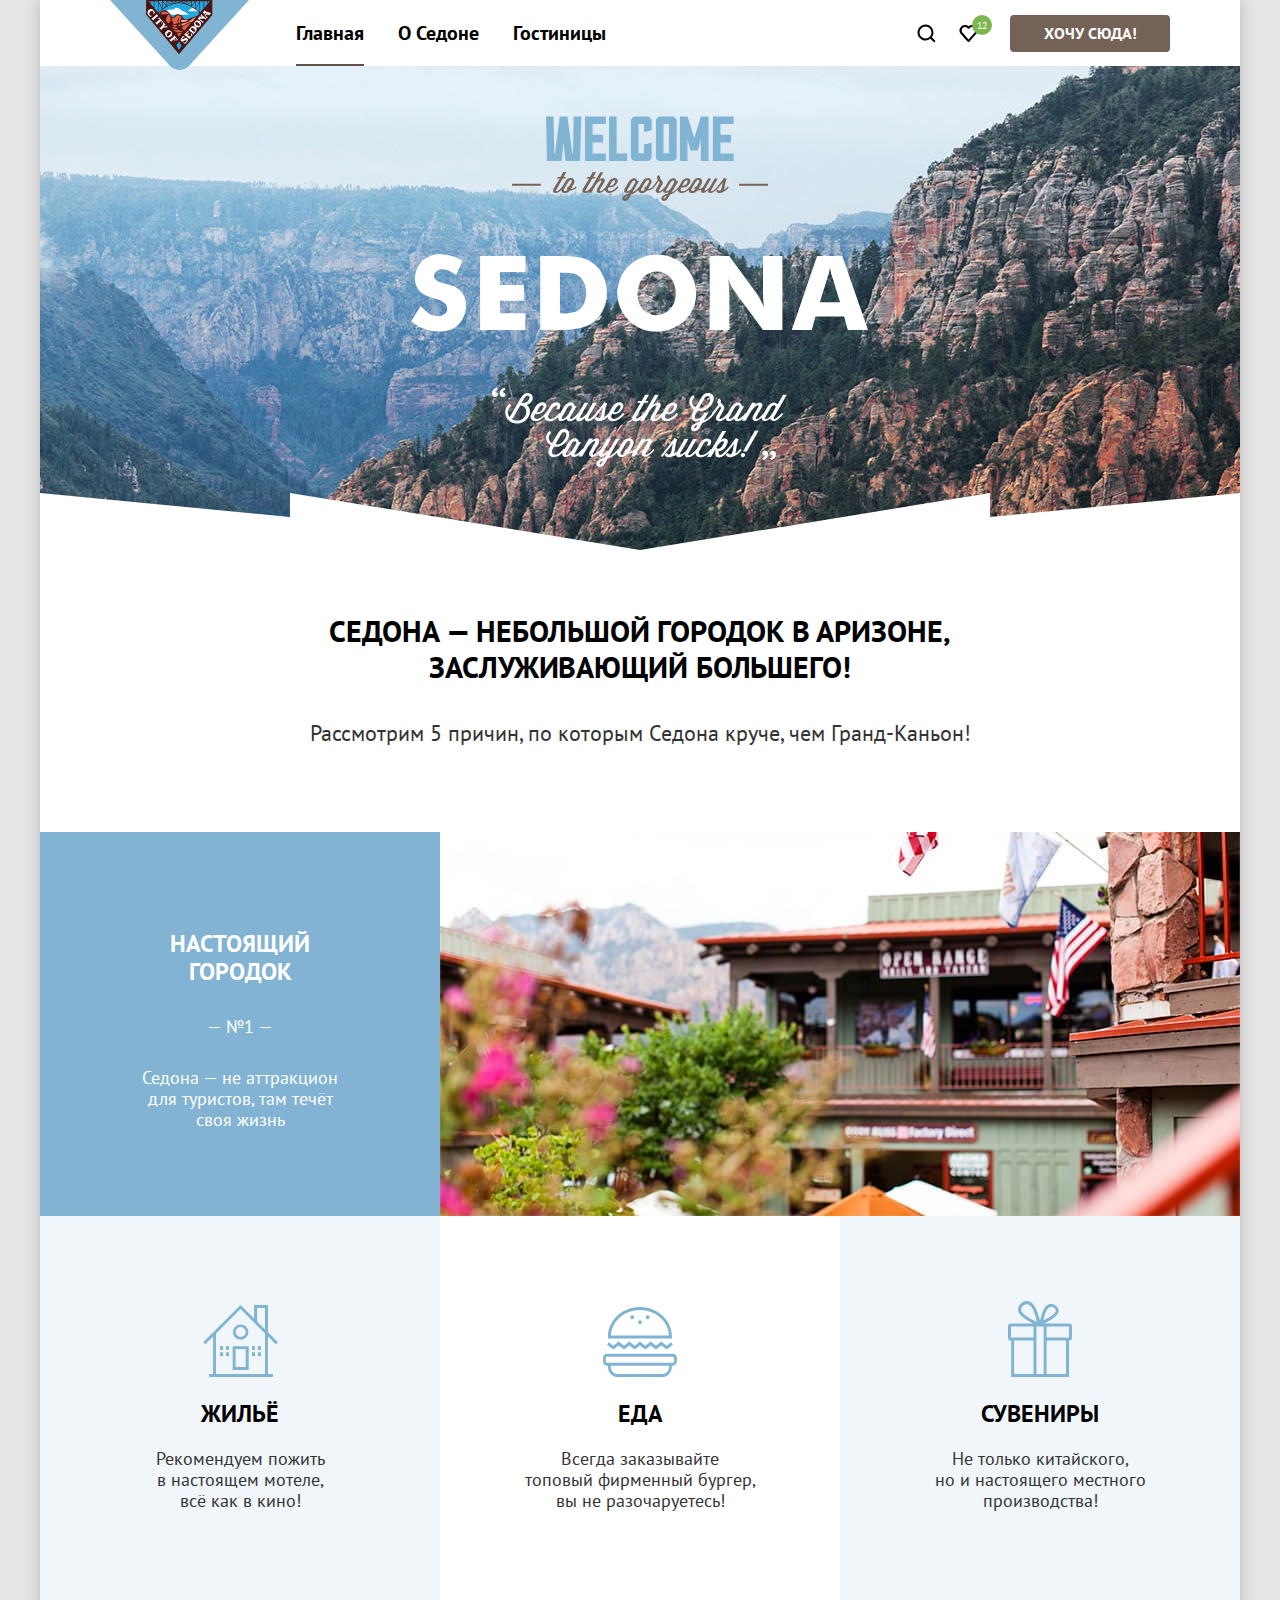
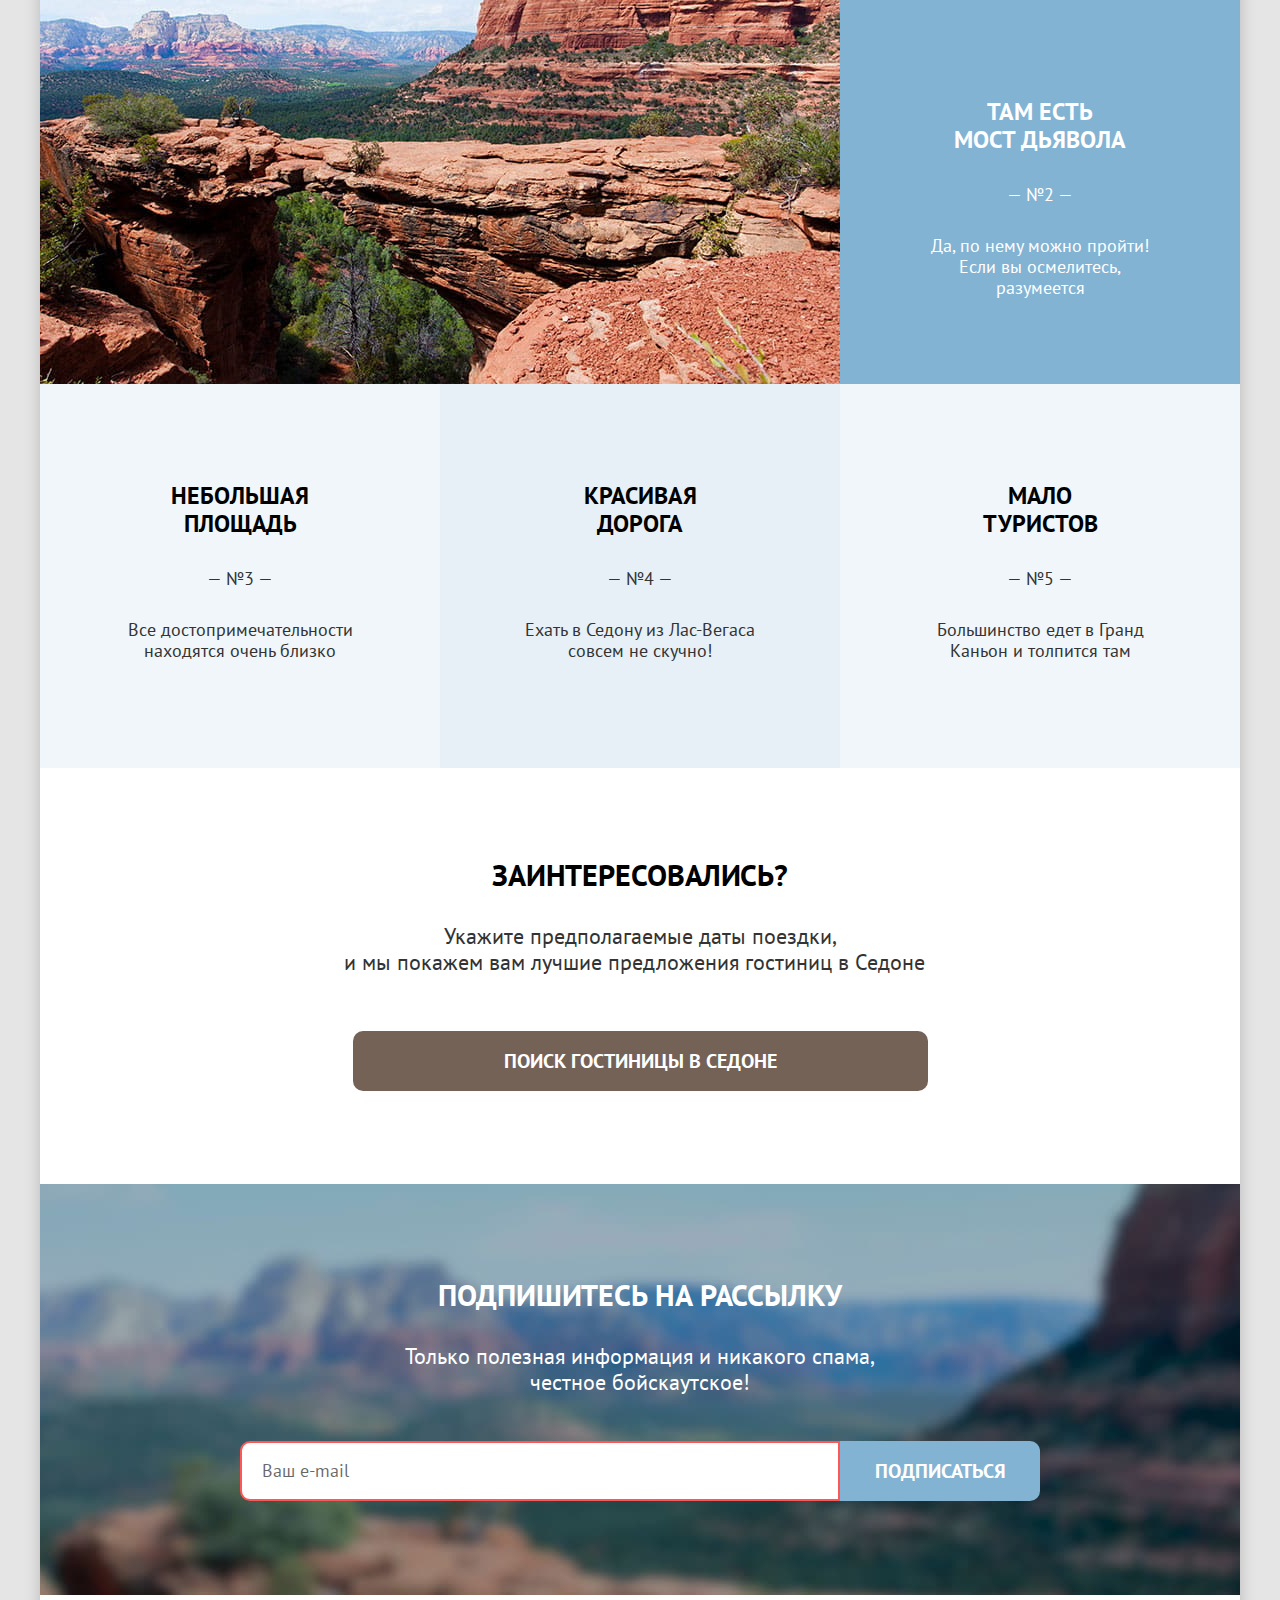
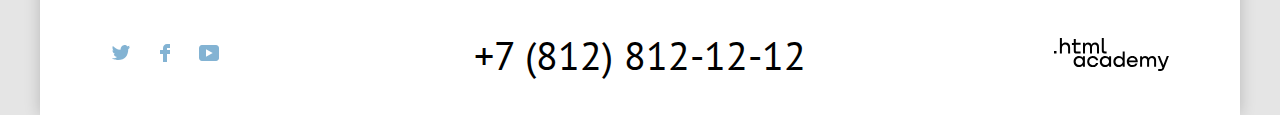
<file: index.html>
<!DOCTYPE html>
<html lang="ru">

<head>
	<meta charset="utf-8">
	<meta name="des" content>
	<title>Sedona</title>

	<link rel="icon" href="favicon.ico">
	<link rel="icon" type="image/png" sizes="32x32" href="img/favicon-32.png">

	<link rel="stylesheet" href="css/style.css">
	<meta name="keywords" content="Sedona, Седона">
	<meta name="description" content="Главная страница проекта">
</head>

<body>
	<div class="body-container">
		<header class="main-header">
			<!-- Шапка сайта -->
			<nav class="navigation">
				<a class="logo">
					<img class="img-logo" src="img/logo.svg" width="139" height="70" alt="Логотип компании">
				</a>

				<ul class="navigation-main-menu">
					<li class="navigation-item">
						<a class="navigation-link navigation-link-current" href="#">Главная</a>
					</li>
					<li class="navigation-item">
						<a class="navigation-link" href="#">О Седоне</a>
					</li>
					<li class="navigation-item">
						<a class="navigation-link" href="catalog.html">Гостиницы</a>
					</li>
				</ul>

				<ul class="navigation-right-menu">
					<li class="navigation-item">
						<a class="navigation-link" href="catalog.html">
							<span class="visually-hidden">Поиск</span>
							<svg aria-hidden="true" focusable="false" width="19" height="19" viewbox="0 0 19 19" fill="none" xmlns="http://www.w3.org/2000/svg">
								<path d="m18.5 17-3.7-3.67c1-1.3 1.7-2.98 1.7-4.87A8 8 0 0 0 8.5.5C4.1.5.5 4.18.5 8.56a8 8 0 0 0 12.9 6.26l3.7 3.68 1.4-1.5Zm-10-2.48a6 6 0 0 1-6-5.96 6 6 0 0 1 12 0 6 6 0 0 1-6 5.96Z"/>
							</svg>
						</a>
					</li>
					<li class="navigation-item">
						<a class="navigation-link" href="#">
							<span class="visually-hidden">Лайк</span>
							<svg aria-hidden="true" focusable="false" width="19" height="17" viewbox="0 0 19 17" fill="none" xmlns="http://www.w3.org/2000/svg">
								<path d="M9.44 17c-.3 0-.6-.1-.8-.4-5.41-6.1-6.72-7.5-7.02-7.9A5.4 5.4 0 0 1 6.03 0c1.3 0 2.51.5 3.51 1.3a5.47 5.47 0 0 1 9.03 4.1c0 1.3-.5 2.5-1.3 3.4l-7.02 7.9c-.2.2-.4.3-.8.3ZM3.43 7.5c.3.4 3.5 4 6.11 6.9l6.22-7c.5-.5.7-1.2.7-2 0-1.8-1.5-3.3-3.3-3.3-1 0-2.01.5-2.71 1.3-.3.3-.6.4-.9.4-.3 0-.6-.2-.8-.4a3.7 3.7 0 0 0-2.72-1.3c-1.8 0-3.3 1.5-3.3 3.3-.1.9.3 1.6.7 2.1-.1 0-.1 0 0 0Z"/>
							</svg>
							<output name="like-count">12</output>
						</a>
					</li>
					<li class="navigation-item">
						<button class="buttom-brown-div" type="button">Хочу сюда!</button>
					</li>
				</ul>
			</nav>
		</header>

		<main class="main-index">
			<!-- Основное содержимое страницы (контент не повторяющийся на разных стр.)-->
			<section class="first-screen1">
				<!-- Первый блок с логотипами (разделен на два блока) -->
				<h1 class="visually-hidden">Sedona</h1>
				<div class="welcome">
					<img src="img/welcome.svg" alt="Welcome to the gargeous" width="458" height="352">
				</div>
				<div class="divider">
					<!-- Второй блок, используется для вставки divider в CSS-->
				</div>
			</section>

			<section class="first-screen2 center">
				<!-- Первая надпись-->
				<h2 class="h2">Седона — небольшой городок в Аризоне,<br> заслуживающий большего!</h2>
				<p class="h2-p">Рассмотрим 5 причин, по которым Седона круче, чем Гранд-Каньон!</p>
			</section>

			<section class="benefits">
				<!-- Преимущества -->
				<h2 class="visually-hidden">Преимущества</h2>
				<ul class="benefits-content">
					<li class="benefits-content-item first-line-first-slot center">
						<h3 class="h3">Настоящий<br>городок</h3>
						<p class="h3-p">— №1 —</p>
						<p class="h3-p">Седона — не аттракцион для туристов, там течёт<br> своя жизнь</p>
					</li>

					<li class="benefits-content-item-duble">
						<img src="img/photo-1.jpg" alt="Фото города" width="800" height="384">
					</li>

					<li class="benefits-content-item two-line-first-slot center">
						<div class="benefits-content-item-img"></div>
						<h3 class="h3">Жильё</h3>
						<p class="h3-p">Рекомендуем пожить в&nbsp;настоящем мотеле,<br>всё как в кино!</p>
					</li>

					<li class="benefits-content-item two-line-two-slot center">
						<div class="benefits-content-item-img"></div>
						<h3 class="h3">Еда</h3>
						<p class="h3-p">Всегда заказывайте<br> топовый фирменный бургер, вы не разочаруетесь!</p>
					</li>

					<li class="benefits-content-item two-line-three-slot center">
						<div class="benefits-content-item-img"></div>
						<h3 class="h3">Сувениры</h3>
						<p class="h3-p">Не только китайского,<br> но и настоящего местного производства!</p>
					</li>

					<li class="benefits-content-item-duble">
						<img src="img/photo-2.jpg" alt="Фото гор" width="800" height="384">
					</li>

					<li class="benefits-content-item three-line-three-slot center">
						<h3 class="h3">Там есть<br>мост дьявола</h3>
						<p class="h3-p">— №2 —</p>
						<p class="h3-p">Да, по нему можно пройти! Если вы осмелитесь, разумеется</p>
					</li>

					<li class="benefits-content-item four-line-first-slot center">
						<h3 class="h3">Небольшая<br>площадь</h3>
						<p class="h3-p">— №3 —</p>
						<p class="h3-p">Все достопримечательности находятся очень близко</p>
					</li>

					<li class="benefits-content-item four-line-two-slot center">
						<h3 class="h3">Красивая<br>дорога</h3>
						<p class="h3-p">— №4 —</p>
						<p class="h3-p">Ехать в Седону из Лас-Вегаса совсем не скучно!</p>
					</li>

					<li class="benefits-content-item four-line-three-slot center">
						<h3 class="h3">Мало<br>туристов</h3>
						<p class="h3-p">— №5 —</p>
						<p class="h3-p"> Большинство едет в Гранд Каньон и толпится там</p>
					</li>
				</ul>
			</section>

			<section class="search center">
				<!-- Поиск гостиницы -->
				<h2 class="h2">Заинтересовались?</h2>
				<p class="h2-p">Укажите предполагаемые даты поездки,<br> и мы покажем вам лучшие предложения гостиниц в Седоне   </p>
				<a class="buttom-brown buttom-brown-div" href="catalog.html">Поиск гостиницы в седоне</a>
			</section>
		</main>

		<section class="subscribe center">
			<!-- Рассылка -->
			<h2 class="h2">Подпишитесь на рассылку</h2>
			<p class="h2-p">Только полезная информация и никакого спама,<br>
				честное бойскаутское!</p>
			<form  class="email" action="https://echo.htmlacademy.ru/" method="post">
				<label class="visually-hidden" for="newsletter-email">Email</label>
				<input class="email-input" type="email" name="newsletter-email" id="newsletter-email" placeholder="Ваш e-mail" required autocomplete="on">
				<button class="blue-button" type="submit">Подписаться</button>
			</form>
		</section>



		<footer class="main-footer">
			<!-- Подвал сайта -->
			<section class="social">
				<h2 class="visually-hidden">Социальные сети</h2>
				<ul class="social-list">
					<li class="social-item">			
						<a class="social-item-link twitter" href="https://twitter.com/htmlacademy-ru">
							<span class="visually-hidden">twitter</span>
							<svg aria-hidden="true" focusable="false" width="18" height="15" viewbox="0 0 18 15" fill="none" xmlns="http://www.w3.org/2000/svg"><path d="M11.6.2c1.8-.5 3.2.3 3.8 1.2.7-.2 1.4-.5 2.1-.7 0 .9-.6 1.5-.9 1.8.7.1 1.4-.6 1.4-.6-.2 1-1.1 1.8-1.7 2C16.1 10.7 13 15.1 5.7 15h-.5c-.4 0-4.4-.5-5.2-1.9 2.4.2 4.1-.4 5-1.2-1-.3-2.9-.4-3.2-2.9.4.1.6.2 1.3.1C1.8 8.3.4 7.5.5 5.3c.3.3 1.1.5 1.4.5C1.1 5.6-.2 2.5.9.9c1.9 1.9 4 3.6 7.6 3.8C8.7 2.3 9.7.8 11.6.2Z"/></svg>
						</a>
					</li>
					<li class="social-item">
						<a class="social-item-link facebook" href="https://www.facebook.com/htmlacademy">
							<span class="visually-hidden">facebook</span>
							<svg aria-hidden="true" focusable="false" width="10" height="18" viewbox="0 0 10 18" fill="none" xmlns="http://www.w3.org/2000/svg">
								<path d="M7 0C4.8 0 3 1.8 3 4V6H0V10H3V18H7V10H10V6H7V4H10V0H7Z"/>
							</svg>
						</a>
					</li>
					<li class="social-item">
						<a class="social-item-link youtube" href="https://www.youtube.com/c/HTMLAcademyRUS">
							<span class="visually-hidden">youtube</span>
							<svg aria-hidden="true" focusable="false" width="20" height="16" viewbox="0 0 20 16" fill="none" xmlns="http://www.w3.org/2000/svg">
								<path d="M17 0H2.9C1.2 0 0 1.5 0 3.2V12.7C0 14.5 1.2 16 2.9 16H17.2C18.7 16 20.1 14.5 20.1 12.8V3.2C19.9 1.5 18.7 0 17 0ZM7 11.8V4.2L13.7 8L7 11.8Z"/>
							</svg>	
						</a>
					</li>
				</ul>
			</section>

			<section class="contacts">
				<h2 class="visually-hidden">Контакты</h2>
				<address class="center">
					<a class="contacts-phone" href="tel:+78128121212">+7 (812) 812-12-12</a>
				</address>
			</section>

			<section class="htmlacademy-logo">
				<h3 class="visually-hidden">Ссылка Html Academy</h3>
				<a class="htmlacademy-logo-link" href="https://htmlacademy.ru/">
					<span class="visually-hidden">Логотип Html Academy</span>
					<svg  aria-hidden="true" focusable="false" width="115" height="34" viewbox="0 0 115 34" fill="none" xmlns="http://www.w3.org/2000/svg">
						<path d="M0 12.9v2.6h2.5v-2.6H0ZM11.6 4.5c-1.6 0-2.8.7-3.6 1.7h-.1V0h-2v15.5h2v-5.3c0-2.1 1.3-3.6 3.3-3.6 1.8 0 2.9 1.4 2.9 3.2v5.7h2V9.4c.1-3-1.8-4.9-4.5-4.9ZM26.6 4.8h-4.8V1.1h-2v3.8h-1.9v2h1.9v6c0 1.7 1 2.7 2.7 2.7h4.1v-2h-3.7c-.7 0-1.1-.4-1.1-1.1V6.8h4.8v-2ZM41.1 4.6c-1.6 0-2.9.8-3.5 2.1h-.1c-.6-1.2-1.8-2.1-3.4-2.1-1.4 0-2.5.8-3.1 1.8h-.1V4.8H29v10.6h2V10c0-2 1-3.5 2.6-3.5 1.5 0 2.4 1 2.4 2.6v6.3h2V9.8c0-2.4 1.4-3.3 2.6-3.3 1.5 0 2.4 1 2.4 2.6v6.3h2V8.9c.1-2.5-1.4-4.3-3.9-4.3ZM47.8 12.7c0 1.7 1 2.7 2.8 2.7h2v-2h-1.7c-.7 0-1.1-.4-1.1-1.1V0h-2v12.7ZM28.9 19.7c-.9-1.1-2.2-1.8-3.9-1.8-3.1 0-5.4 2.3-5.4 5.6s2.3 5.6 5.4 5.6c1.8 0 3-.8 3.8-1.9h.1v1.6h2V18.2h-2v1.5Zm-3.6 7.4c-2.2 0-3.6-1.6-3.6-3.6s1.4-3.6 3.6-3.6 3.6 1.6 3.6 3.6c0 1.9-1.4 3.6-3.6 3.6ZM44.2 22c-.5-2.4-2.6-4.1-5.4-4.1a5.4 5.4 0 0 0-5.6 5.6c0 3.1 2.2 5.6 5.6 5.6 2.8 0 4.9-1.8 5.4-4.2h-2.1a3.4 3.4 0 0 1-3.3 2.3c-2.2 0-3.6-1.6-3.6-3.6s1.4-3.6 3.6-3.6c1.6 0 2.8 1 3.3 2.2h2.1V22ZM55.1 19.7c-.9-1.1-2.2-1.8-3.9-1.8-3.1 0-5.4 2.3-5.4 5.6s2.3 5.6 5.4 5.6c1.8 0 3-.8 3.8-1.9h.1v1.6h2V18.2h-2v1.5Zm-3.6 7.4c-2.2 0-3.6-1.6-3.6-3.6s1.4-3.6 3.6-3.6 3.6 1.6 3.6 3.6c0 1.9-1.5 3.6-3.6 3.6ZM68.7 19.8c-.9-1.1-2.2-1.9-3.9-1.9-3.1 0-5.4 2.3-5.4 5.6s2.2 5.6 5.4 5.6c1.7 0 3-.8 3.8-1.8h.1v1.5h2V13.4h-2v6.4Zm-3.6 7.3c-2.2 0-3.6-1.6-3.6-3.6s1.4-3.6 3.6-3.6 3.6 1.6 3.6 3.6c-.1 2-1.5 3.6-3.6 3.6ZM78.3 17.9c-3.3 0-5.5 2.5-5.5 5.6 0 3 2.1 5.6 5.5 5.6 2.5 0 4.5-1.3 5.2-3.6h-2.1c-.5 1-1.6 1.6-3 1.6-1.9 0-3.3-1.3-3.4-2.9h8.8c.2-3.6-2-6.3-5.5-6.3Zm0 1.9c1.7 0 3 1 3.3 2.6h-6.5c.3-1.5 1.5-2.6 3.2-2.6ZM98.2 17.9c-1.6 0-2.9.8-3.6 2h-.1c-.6-1.2-1.8-2-3.4-2-1.4 0-2.5.7-3.1 1.8v-1.5h-1.9v10.6h2v-5.4c0-2 1-3.4 2.6-3.5 1.5 0 2.4 1 2.4 2.6v6.3h2v-5.6c0-2.4 1.4-3.3 2.6-3.3 1.5 0 2.4 1 2.4 2.6v6.3h2v-6.5c.1-2.6-1.4-4.4-3.9-4.4ZM109.4 27l-3.6-8.9h-2.2l4.8 11.6c-.3.9-.7 1.2-1.7 1.2h-2.5v2h2.5c1.8 0 2.8-.8 3.5-2.6l4.7-12.2h-2.1l-3.4 8.9Z"/>
					</svg>
				</a>
			</section>
		</footer>

		<!-- Модальное окно -->
		<div class="modal-container modal-container-close">
			<div class="modal modal-search">
				<button class="close-window">
					<span class="visually-hidden">Закрыть окно</span>
					<svg width="14" height="14" viewbox="0 0 14 14" fill="none" xmlns="http://www.w3.org/2000/svg">
						<path d="M14 1.3 12.7 0 7 5.7 1.3 0 0 1.3 5.7 7 0 12.7 1.3 14 7 8.3l5.7 5.7 1.3-1.3L8.3 7 14 1.3Z"/>
					</svg>
				</button>
				<h2 class="h2">Поиск гостиницы в Седоне</h2>

				<form class="modal-form" action="https://echo.htmlacademy.ru/" method="post">
				
					<label class="modal-form-label" for="start">Дата заезда:</label>
					<div class="date-div">
						<input class="date-input" type="text" id="start" name="date-start" pattern="[0-3]{1}[0-9]{1}.[0-1]{1}[0-9]{1}.202[2-9]{1}" placeholder="Укажите дату">
						<span class="vaild-invalid-date" data-text-valid="На эти даты есть свободные номера. Пока есть." data-text-invalid="Мы не можем отправить вас в прошлое."></span>
					</div>
				
				
					<label class="modal-form-label" for="finish">Дата выезда:</label>
					<div class="date-div">
						<input class="date-input" type="text" id="finish" name="date-finish" pattern="[0-3]{1}[0-9]{1}.[0-1]{1}[0-9]{1}.202[2-9]{1}" placeholder="Укажите дату">
						<span class="vaild-invalid-date" data-text-valid="На эти даты есть свободные номера. Пока есть." data-text-invalid="Мы не можем отправить вас в прошлое."></span>
					</div>
				
					
					<label class="modal-form-label" for="peple-count">Взрослые:</label>
					<div class="count">
						<button class="back back-peple-count" type="button">
							<span class="visually-hidden">Уменьшить на одного</span>
						</button>

						<input type="number" id="peple-count" name="peple-count" value="2" min="1" max="99" required>

						<button class="next next-peple-count" type="button">
							<span class="visually-hidden">Увеличить на одного</span>
						</button>
					</div>

					<span class="modal-form-label wrapper-i">
						<label class="modal-form-label" for="children-count">Дети:</label>
						<span class="tooltip">
							<button class="dop-info" type="button" aria-labelledby="tooltip-label">
									<span class="visually-hidden">Посмотреть дополнительную информацию</span>
							</button>
							<span class="tooltip-text" role="tooltip" id="tooltip-label">Укажите количество детей, которые будут с вами, возраст которых от 6 до 18 лет. Дети до 6 лет размещаются бесплатно.</span>
						</span>
					</span>	

					<div class="count">
						<button class="back back-children-count" type="button">
							<span class="visually-hidden">Уменьшить на одного</span>
						</button>

						<input type="number" id="children-count" name="children-count" value="1" min="0" max="99" required>

						<button class="next next-children-count" type="button">
							<span class="visually-hidden">Увеличить на одного</span>
						</button>
					</div>

					<button class="blue-button" type="submit">Найти</button>
				</form>
			</div>
		</div>
	</div>
</body>

</html>
</file>
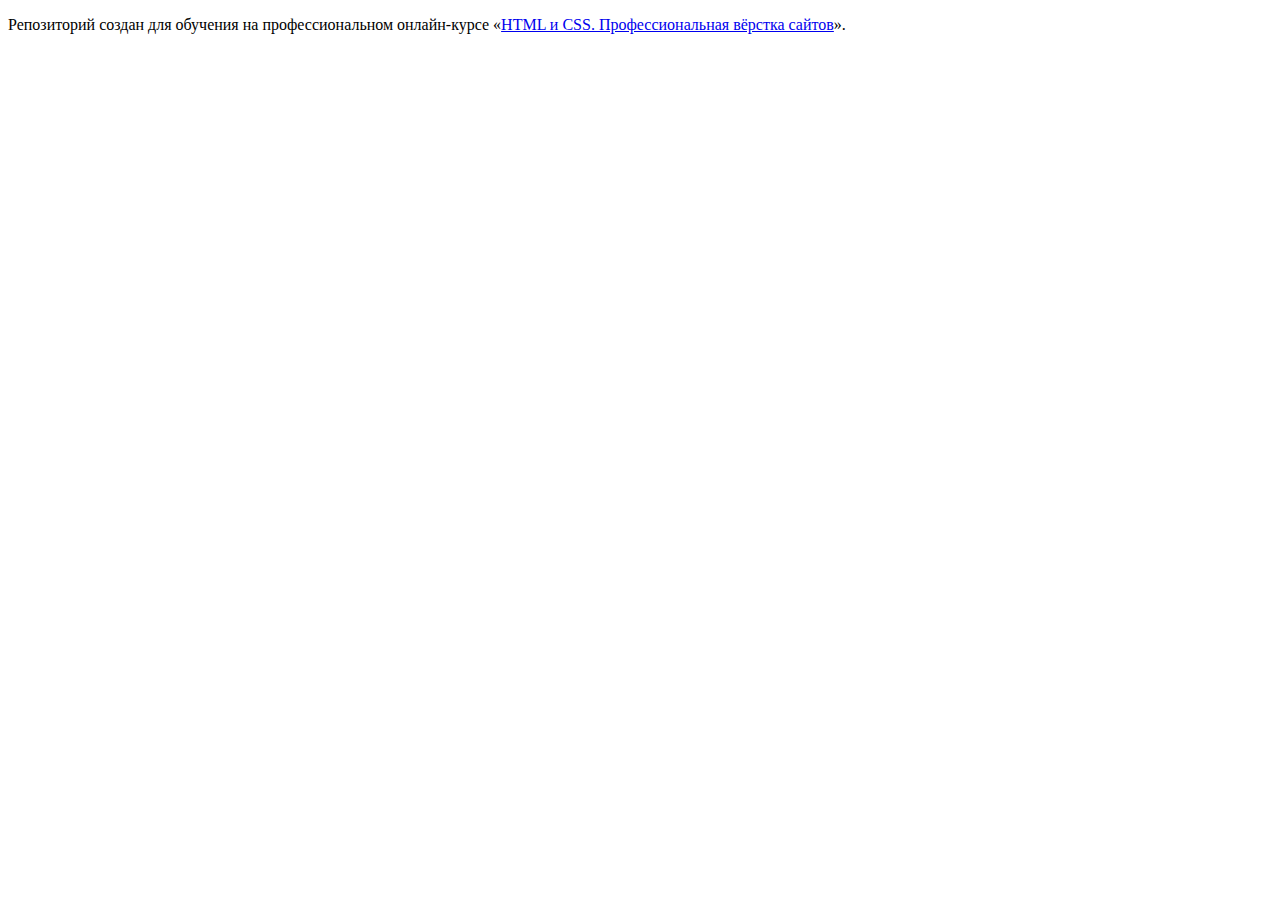
<file: 1/index.html>
<!DOCTYPE html>
<html lang="ru">
  <head>
    <meta charset="utf-8">
    <title>HTML Academy: Седона</title>
    <base href="https://htmlacademy-htmlcss.github.io/2009235-sedona-33/1/">
</head>
  <body>

    <p>Репозиторий создан для обучения на профессиональном онлайн‑курсе «<a href="https://htmlacademy.ru/intensive/htmlcss">HTML и CSS. Профессиональная вёрстка сайтов</a>».</p>

  </body>
</html>
</file>
<file: css/style.css>
/*тут важен порядок!*/
@font-face {
  font-family: "PT Sans";
  font-style: normal;
  font-weight: 400;
  src: url("../fonts/ptsans-400.woff2") format("woff2");
  font-display: swap;
}

@font-face {
  font-family: "PT Sans";
  font-style: normal;
  font-weight: 700;
  src: url("../fonts/ptsans-700.woff2") format("woff2");
  font-display: swap;
}

/*общий шрифт*/
body {
  font-family: "PT Sans", "Helvetica", sans-serif;
  font-size: 22px;
  line-height: 26px;
  padding: 0;
  margin: 0;
  background: #e5e5e5;
  height: 100%;
  /*Сглаживание текста*/
  -webkit-font-smoothing: antialiased;
  -moz-font-smoothing: antialiased;
  text-rendering: optimizelegibility;
  min-width: 1280px;
}

.body-container {
  max-width: 1200px;
  margin: 0 auto;
  background-color: #ffffff;
  box-shadow: 0 0 15px rgba(0, 0, 0, 0.2);
  display: flex;
  justify-content: space-between;
  flex-direction: column;
  min-height: 100vh;
}

/*--Скрытый элемент--*/
.visually-hidden {
  position: absolute;
  width: 1px;
  height: 1px;
  margin: -1px;
  padding: 0;
  border: 0;
  clip: rect(0 0 0 0);
  overflow: hidden;
}

img {
  max-width: 100%;
  object-fit: contain;
}

/*Шрифт заголовков*/
.h2 {
  font-size: 30px;
  line-height: 36px;
  text-transform: uppercase;
  text-align: center;
  letter-spacing: -0.1px; /*по пикмельперфейк сходится ток так*/
}

.h3 {
  font-size: 24px;
  line-height: 28px;
  text-transform: uppercase;
  text-align: center;
}

/*Шрифты <p> под заголовками*/
.h2-p {
  font-size: 22px;
  line-height: 26px;
  color: #333333;
  text-align: center;
  font-weight: normal;
}

.h3-p {
  font-size: 18px;
  line-height: 21px;
  color: #333333;
  text-align: center;
  font-weight: normal;
}

/*Назначение вертикальных отступов*/
.h2,
.h2-p {
  margin-block-start: 15px;
  margin-block-end: 15px;
  margin-inline-start: 0;
  margin-inline-end: 0;
}

.h3,
.h3-p {
  margin-block-start: 15px;
  margin-block-end: 15px;
  margin-inline-start: 0;
  margin-inline-end: 0;
}

/*содержимое элемента в центре */
.center {
  display: flex;
  flex-direction: column;
  flex-wrap: nowrap;
  justify-content: center;
  align-items: center;
}


/*-------- ХЕДЕР --------*/
.navigation {
  display: flex;
}

.img-logo {
  position: absolute;
  top: 0%;
  margin-left: 70px;
  /*max-width: 139px;
  width: 100%;
  height: auto; размеры перенсены в index*/
}

/*расположение левого и правого меню*/
.main-header ul {
  list-style: none;
  margin-block-start: 0;
  margin-block-end: 0;
  padding-inline-start: 0;
}

ul.navigation-main-menu {
  margin-left: 239px;
}

ul.navigation-right-menu {
  margin-right: 70px;
  margin-left: auto;
  max-width: 500px;
}

.navigation-link {
  font-weight: bold;
  font-size: 20px;
  line-height: 26px;
  color: #000000;
  text-decoration: none;
  position: relative;
  display: block;
}

.navigation-link svg {
  position: absolute;
  top: 0;
  right: 0;
  bottom: 0;
  left: 0;
  margin: auto auto auto 11.5px;
  fill: #000000;
}

/*анимация для ссылок*/
.navigation-link:hover {
  color: #756257;
}

.navigation-link:hover svg {
  fill: #756257;
}

.navigation-link:active {
  color: rgba(117, 98, 87, 0.3);
}

.navigation-link:active svg {
  fill: #756257;
  opacity: 0.3;
}

/*ссылки в навигационном меню1*/
.navigation-main-menu {
  display: flex;
  flex-wrap: wrap;
  align-items: baseline;
  padding: 0;
  margin: 0;
  max-width: 600px;
}

.navigation-main-menu .navigation-link {
  padding: 20px 17px;
}

.navigation-link-current::before {
  position: absolute;
  right: 17px;
  left: 17px;
  bottom: 0;
  height: 2px;
  background-color: #615048;
  content: "";
}

/*ссылки в навигационном меню 2*/
.navigation-right-menu {
  display: flex;
  flex-wrap: wrap;
  justify-content: center;
  align-content: space-evenly;
  align-items: center;
  padding: 0;
  margin: 0;
}

.navigation-right-menu .navigation-link {
  min-width: 42px;
  min-height: 66px;
}

.navigation-right-menu .navigation-item {
  margin: 0;
}

/*--- <3 ---*/
.navigation-link output {
  font-weight: normal;
  font-size: 10px;
  line-height: 13px;
  color: #ffffff;
  border-radius: 10px;
  background-color: #7db54f;
  min-width: 20px;
  min-height: 20px;
  max-width: 150px;
  display: inline-block;
  position: relative;
  padding: 3.5px 4.5px;
  margin: 0;
  margin-top: 15px;
  margin-left: 25px;
  box-sizing: border-box;
  word-wrap: break-word;
}

.navigation-link:active output {
  color: rgba(255, 255, 255, 0.3);
}

/*Кнопкa в меню2*/
.buttom-brown-div {
  background: #756257;
  cursor: pointer;
  border: none;
  border-radius: 10px;
  display: flex;
  align-items: center;
  justify-content: center;
  padding: 0;
  font-family: "PT Sans", "Helvetica", sans-serif;
}

.navigation-item .buttom-brown-div {
  margin: 14.5px 0 14.5px 18px;
  min-height: 37px;
  min-width: 160px;
  font-weight: bold;
  font-size: 16px;
  line-height: 20px;
  text-transform: uppercase;
  color: #ffffff;
  border-radius: 4px;
  outline: none;
  padding: 0;
  align-self: center;
}

/*-------- МЕЙН --------*/
.main-index {
  flex-grow: 1;
}

.first-screen1 {
  background-image: url("../img/index-background.jpg");
  background-repeat: no-repeat;
  background-size: cover;
  background-color: #333333;
}

.welcome {
  padding-top: 50px;
  padding-bottom: 25px;
  text-align: center;
}

.welcome img {
  /*max-width: 458px;
  width: 100%;
  height: auto; размеры перенсены в index*/
  vertical-align: middle;
}

.divider {
  height: 57px;
  background-image: url("../img/divider.svg");
  background-repeat: no-repeat;
  background-position: center bottom;
}

/*---------------------------*/
.first-screen2 .h2-p {
  line-height: 36px;
}

.first-screen2 {
  padding: 48px 0 66px 0;
}

/*-----------Преимущества--------*/

.benefits-content {
  /*если grid*/
  /*display: grid;
  grid-template-columns: 1fr 1fr 1fr;*/
  /*если флекс*/
  display: flex;
  flex-wrap: wrap;
}

.benefits-content-item {
  min-height: 236px;
  padding: 69px 0 79px 0;
  /*если флекс*/
  flex: 1 1 400px;
}

.benefits-content-item-duble {
  min-height: 384px;
  /*если grid*/
  /*grid-column: span 2;*/
  /*если флекс*/
  flex: 2 2 800px;
  display: block;
  position: relative;
}

.benefits-content-item-duble img {
  width: 100%;
  height: 100%;
  object-fit: cover;
  position: absolute;
  top: 0;
  left: 0;
  right: 0;
  bottom: 0;
}

.first-line-first-slot,
.three-line-three-slot {
  background-color: #83b3d3;
  color: #ffffff;
  padding: 80px 0 68px 0;
}

.first-line-first-slot .h3-p,
.three-line-three-slot .h3-p {
  max-width: 220px;
  color: #ffffff;
}

.two-line-first-slot,
.two-line-three-slot,
.four-line-first-slot,
.four-line-three-slot {
  background-color: rgba(131, 179, 211, 0.12);
}

.four-line-first-slot .h3-p,
.four-line-two-slot .h3-p,
.four-line-three-slot .h3-p {
  max-width: 250px;
}

.four-line-two-slot {
  background-color: rgba(131, 179, 211, 0.2);
}


.two-line-first-slot .h3-p,
.two-line-two-slot .h3-p,
.two-line-three-slot .h3-p {
  max-width: 250px;
  margin-block-start: 5px;
  margin-block-end: 15px;
}

.two-line-first-slot,
.two-line-two-slot,
.two-line-three-slot {
  padding: 74px 0;
}

.benefits-content-item-img {
  height: 95px;
  width: 95px;
  background-position: bottom 8px center;
  background-repeat: no-repeat;
}

.two-line-first-slot .benefits-content-item-img {
  background-image: url("../img/hause.svg");
  background-size: 75px 72px;
}

.two-line-two-slot .benefits-content-item-img {
  background-image: url("../img/eat.svg");
  background-size: 74px 70px;
}

.two-line-three-slot .benefits-content-item-img {
  background-image: url("../img/present.svg");
  background-size: 64px 76px;
}


/*убрать точки и отступы из списка*/
.benefits ul,
.main-footer ul {
  list-style: none;
  margin-block-start: 0;
  margin-block-end: 0;
  margin-inline-start: 0;
  margin-inline-end: 0;
  padding-inline-start: 0;
}

/*--------------Поиск гостиницы-----------*/
.search {
  padding: 74px 0 93px 0;
}

.buttom-brown {
  font-weight: bold;
  font-size: 20px;
  line-height: 36px;
  color: #ffffff;
  text-decoration: none;
  text-transform: uppercase;
  text-align: center;
  width: 98%;
  min-height: 60px;
  max-width: 575px;
  margin-top: 41px;
}

.buttom-brown .buttom-brown-div {
  height: 60px;
  width: 98%;
  max-width: 575px;
  margin: 0 auto;
}

/*анимация для коричневых кнопок*/
.buttom-brown-div:hover {
  background: #615048;
}

.buttom-brown-div:focus {
  background: #615048;
  outline: none;
  box-shadow: 0 0 0 3px #83b3d3;
}

.buttom-brown-div:active {
  background: #615048;
  color: rgba(255, 255, 255, 0.3);
}

/*-------------------Рассылка-----------------*/
.subscribe {
  background-image: url("../img/background2.jpg");
  background-repeat: no-repeat;
  background-size: cover;
  color: #ffffff;
  background-color: #756257;
  padding: 78px 0 79px 0;
  flex-grow: 1;
}

.subscribe .h2-p {
  color: #ffffff;
}

.email {
  display: flex; /*схлопывает input и button*/
  align-content: center;
  justify-content: center;
  width: 98%;
  margin-top: 31px;
  margin-bottom: 15px;
}

.email-input {
  font-style: normal;
  font-weight: normal;
  font-size: 18px;
  line-height: 26px;
  color: #000000;
  background: #f2f2f2;
  border: none;
  border-radius: 10px 0 0 10px;
  min-height: 60px;
  padding: 0 22px 0 22px;
  max-width: 600px;
  flex-grow: 1;
  margin: 0;
  box-sizing: border-box;
  cursor: text;
  font-family: "PT Sans", "Helvetica", sans-serif;
}

.email-input::placeholder {
  color: rgba(0, 0, 0, 0.6);
}

.email-input:hover {
  background: #e6e6e6;
}

.email-input:focus {
  background: #e6e6e6;
  outline: none;
  box-shadow: 0 0 0 3px #83b3d3;
}

.email-input:invalid,
.email-input.error {
  background: #ffffff;
  border: 2px solid #ff5757;
  padding-left: 20px;
  padding-right: 20px;
  outline: none;
  /*box-shadow: inset 0 0 0 2px #ff5757; шкалит!*/
}

.email button[type="submit"] {
  border-radius: 0 10px 10px 0;
  min-width: 200px;
  max-width: 300px;
  flex-shrink: 0;
}

.blue-button {
  font-weight: bold;
  font-size: 20px;
  line-height: 26px;
  text-transform: uppercase;
  min-height: 60px;
  color: #ffffff;
  cursor: pointer;
  background: #83b3d3;
  border: none;
  margin: 0;
  padding: 0;
  outline: none;
  font-family: "PT Sans", "Helvetica", sans-serif;
}

.blue-button:hover {
  background: #68a2ca;
}

.blue-button:focus {
  background: #68a2ca;
  outline: none;
  box-shadow: 0 0 0 3px #756257;
}

.blue-button:active {
  background: #68a2ca;
  color: rgba(255, 255, 255, 0.3);
}

/*-------- ФУТЕР --------*/
.main-footer {
  display: flex;
  flex-wrap: nowrap;
  justify-content: space-evenly;
  align-items: center;
  align-content: center;
  flex-direction: row;
  padding: 25px 18px;
}

/*-------------Соцсети------------*/
.social {
  flex: 0 1 160px;
}

.social-list {
  display: flex;
  flex-wrap: wrap;
  justify-content: center;
  padding: 0 8px;
}

.social-item {
  margin: 2px;
  margin-top: 0;
  margin-bottom: 5px;
}

.social-item-link {
  border-radius: 10px;
  width: 40px;
  height: 40px;
  position: relative;
  display: block;
}

.social-item-link svg {
  position: absolute;
  top: 0;
  right: 0;
  bottom: 0;
  left: 0;
  margin: auto;
  fill: #83b3d3;
}

.social-item-link:hover svg {
  fill: #68a2ca;
}

.social-item-link:focus {
  box-shadow: inset 0 0 0 3px #83b3d3;
  outline: none;
}

.social-item-link:focus svg {
  fill: #68a2ca;
}

.social-item-link:active svg {
  fill: #68a2ca;
  opacity: 0.3;
}

/*---------------Контакты----------------*/
.contacts {
  flex: 0 1 720px;
}

.contacts-phone {
  font-size: 40px;
  line-height: 40px;
  color: #000000;
  font-style: normal;
  text-decoration: none;
  text-align: center;
  padding: 15px;
  border-radius: 10px;
}

.contacts-phone:hover {
  color: #756257;
}

.contacts-phone:focus {
  color: #756257;
  box-shadow: inset 0 0 0 3px #83b3d3;
  outline: none;
}

.contacts-phone:active {
  color: #756257;
  opacity: 0.3;
}

/*------------Логотип htmlacademy-----------*/
.htmlacademy-logo {
  flex: 0 1 160px;
}

.htmlacademy-logo-link {
  display: block;
  border-radius: 10px;
  position: relative;
  width: inherit;
  height: 70px;
}

.htmlacademy-logo-link svg {
  position: absolute;
  top: 0;
  right: 0;
  bottom: 0;
  left: 0;
  margin: auto;
  fill: #000000;
}

.htmlacademy-logo-link:hover svg {
  fill: #756257;
}

.htmlacademy-logo-link:focus {
  box-shadow: inset 0 0 0 3px #83b3d3;
  outline: none;
}

.htmlacademy-logo-link:focus svg {
  fill: #756257;
}

.htmlacademy-logo-link:active svg {
  fill: #756257;
  opacity: 0.3;
}

/*-------- МОДАЛЬНОЕ ОКНО --------*/
.modal-container {
  position: fixed;
  z-index: 2;
  top: 0;
  left: 0;
  display: flex;
  width: 100%;
  height: 100%;
  background-color: rgba(242, 242, 242, 0.8);
}

.modal-container-close {
  display: none;
}

.modal {
  position: relative;
  margin: auto;
  padding: 62px 70px 70px 70px;
  background-color: #ffffff;
  border-radius: 30px;
}

.modal-search {
  box-sizing: border-box;
  width: 715px;
}
/* кнопка закрытия модального окна */
.close-window {
  position: absolute;
  padding: 0;
  top: 54px;
  right: 70px;
  width: 53px;
  height: 53px;
  border-radius: 50%;
  background-color: #f2f2f2;
  border: none;
  cursor: pointer;
  outline: none;
  box-shadow: none;
}

.close-window svg {
  position: absolute;
  top: 0;
  right: 0;
  bottom: 0;
  left: 0;
  margin: auto;
  fill: #000000;
}

.close-window:hover {
  background-color: #e6e6e6;
}

.close-window:focus {
  background-color: #e6e6e6;
  box-shadow: 0 0 0 3px #83b3d3;
}

.close-window:active {
  background-color: #e6e6e6;
}

.close-window:active svg {
  opacity: 0.3;
}

/*-------*/

.modal .h2 {
  margin-block-start: -1px;
  margin-block-end: 60px;
  text-align: left;
  line-height: 40px;
  padding-right: 60px; /*padding for close button*/
  margin-left: -2px;
}

.modal-form-label,
.modal-form input {
  font-style: normal;
  font-weight: bold;
  font-size: 18px;
  line-height: 40px;
  color: #000000;
}

.modal-form-label {
  padding: 0;
  margin: 5px 0 auto 0;
}

/*------*/
.date-input {
  border: none;
  background-color: #f2f2f2;
  border-radius: 4px;
  height: 50px;
  padding: 0 54px 0 19px;
  margin: 0;
  box-sizing: border-box;
  outline: none;
  z-index: 1;
  font-family: "PT Sans", "Helvetica", sans-serif;
}

.date-div::before {
  content: "";
  position: absolute;
  width: 16px;
  height: 16px;
  right: 19px;
  top: 17px;
  background-image: url("../img/date-ico.svg");
  background-size: 16px 15px;
  background-position: center;
  background-repeat: no-repeat;
  opacity: 0.6;
  z-index: 2;
}

.date-input:hover {
  background-color: #e6e6e6;
}

.date-input:focus {
  background-color: #e6e6e6;
  box-shadow: 0 0 0 3px #83b3d3;
}

.date-input:active {
  background: #ffffff;
  border: 2px solid #000000;
  padding-left: 17px;
}


.date-div {
  display: flex;
  flex-direction: column;
  position: relative;
  margin: 0;
  grid-column: span 3;
}

.vaild-invalid-date {
  font-size: 16px;
  line-height: 40px;
  min-height: 40px;
  display: block;
  background-color: transparent;
  margin-top: -7px;
  position: relative;
}


.date-input:invalid + .vaild-invalid-date::before {
  content: attr(data-text-invalid);
  color: #ff5757;
}

.date-input:valid + .vaild-invalid-date::before {
  content: attr(data-text-valid);
  color: #000000;
}

/* + 12 - */
.count {
  height: 50px;
  background: #f2f2f2;
  border-radius: 4px;
  display: flex;
  flex-direction: row;
  align-items: center;
  flex-wrap: nowrap;
  justify-content: space-between;
}

.back,
.next {
  width: 25px;
  height: 25px;
  padding: 0;
  border-radius: 4px;
  background-color: transparent;
  border: none;
  cursor: pointer;
  outline: none;
  box-shadow: none;
  position: relative;
  flex-shrink: 0;
  opacity: 0.3;
}

.back {
  margin-left: 13px;
}

.next {
  margin-right: 13px;
}


.back::before,
.next::after,
.next::before {
  position: absolute;
  top: 12px;
  left: 6px;
  width: 13px;
  height: 1px;
  background-color: #000000;
  content: "";
}

.next::after {
  transform: rotate(-90deg);
}

.back:hover,
.next:hover {
  opacity: 1;
}

.back:focus,
.next:focus {
  opacity: 1;
  box-shadow: inset 0 0 0 3px #83b3d3;
}

.back:active,
.next:active {
  opacity: 0.2;
}

.count input[type="number"] {
  padding: 0;
  margin: 0;
  background-color: transparent;
  border: none;
  outline: none;
  box-shadow: none;
  position: relative;
  text-align: center;
  flex-grow: 1;
  font-family: "PT Sans", "Helvetica", sans-serif;
}

.count input[type="number"]::-webkit-inner-spin-button {
  -webkit-appearance: none;
  -moz-appearance: none;
  appearance: none;
}

.count input[type="number"]::-webkit-outer-spin-button {
  -webkit-appearance: none;
  -moz-appearance: none;
  appearance: none;
}

/*----- i -----*/
.dop-info {
  width: 25px;
  height: 25px;
  margin: 0;
  padding: 0;
  border-radius: 50%;
  background-color: #83b3d3;
  border: none;
  cursor: pointer;
  outline: none;
  box-shadow: none;
  background-image: url("../img/info.svg");
  background-position: center;
  background-repeat: no-repeat;
  background-size: auto;
  display: block;
}

.dop-info:hover,
.dop-info:focus {
  background-color: #68a2ca;
}

.tooltip-text {
  width: 256px;
  box-sizing: border-box;
  padding: 20px 18px 23px 22px;
  background-color: #333333;
  border-radius: 10px;
  box-shadow: 0 15px 30px rgba(0, 0, 0, 0.3);
  color: #ffffff;
  font-size: 16px;
  line-height: 20px;
  font-weight: normal;
  text-transform: none;
  position: absolute;
  top: 40px;
  transform: translateX(-50%);
  left: 50%;
  display: none;
  margin: 0;
}

.tooltip-text::after {
  content: "";
  background-image: url("../img/triangle.svg");
  width: 19px;
  height: 9px;
  position: absolute;
  transform: rotate(0deg);
  bottom: 100%;
  left: 0;
  right: 0;
  margin-left: auto;
  margin-right: auto;
}

.tooltip {
  position: absolute;
  margin-top: 9.5px;
  margin-left: 10px;
  display: inline-block;
  /*margin-left: 5px;
  position: relative;
  transform: translateY(-25%); если position: relative;*/
}

.dop-info:hover + .tooltip-text,
.dop-info:focus + .tooltip-text {
  display: block;
}

/*------кнопка найти-------*/
.modal-form button[type="submit"] {
  border-radius: 10px;
  width: 100%;
  grid-column: 1/-1;
  margin-top: 33px;
}

.modal-form {
  display: grid;
  row-gap: 7px;
  grid-template-columns: 27% 23.2% 26.6% 23.2%;
  /* исходные значения из макета */
  /*grid-template-columns: 155px 133px 154px 133px;*/
}

.wrapper-i {
  padding-right: 54px;
  /*padding-right: 18px; если .tooltip положение relative*/
  position: relative;
  justify-self: end;
  text-align: left;
}

button:disabled,
button:hover:disabled,
button:focus:disabled,
button:active:disabled {
  color: #e7e7e7;
  background-color: #808080;
  cursor: default;
  outline: none;
  box-shadow: none;
}

input:disabled,
input:hover:disabled,
input:focus:disabled,
input:active:disabled {
  background-color: #d7d7d7;
  cursor: default;
  outline: none;
  box-shadow: none;
}

input:disabled::placeholder {
  color: transparent;
}
</file>
